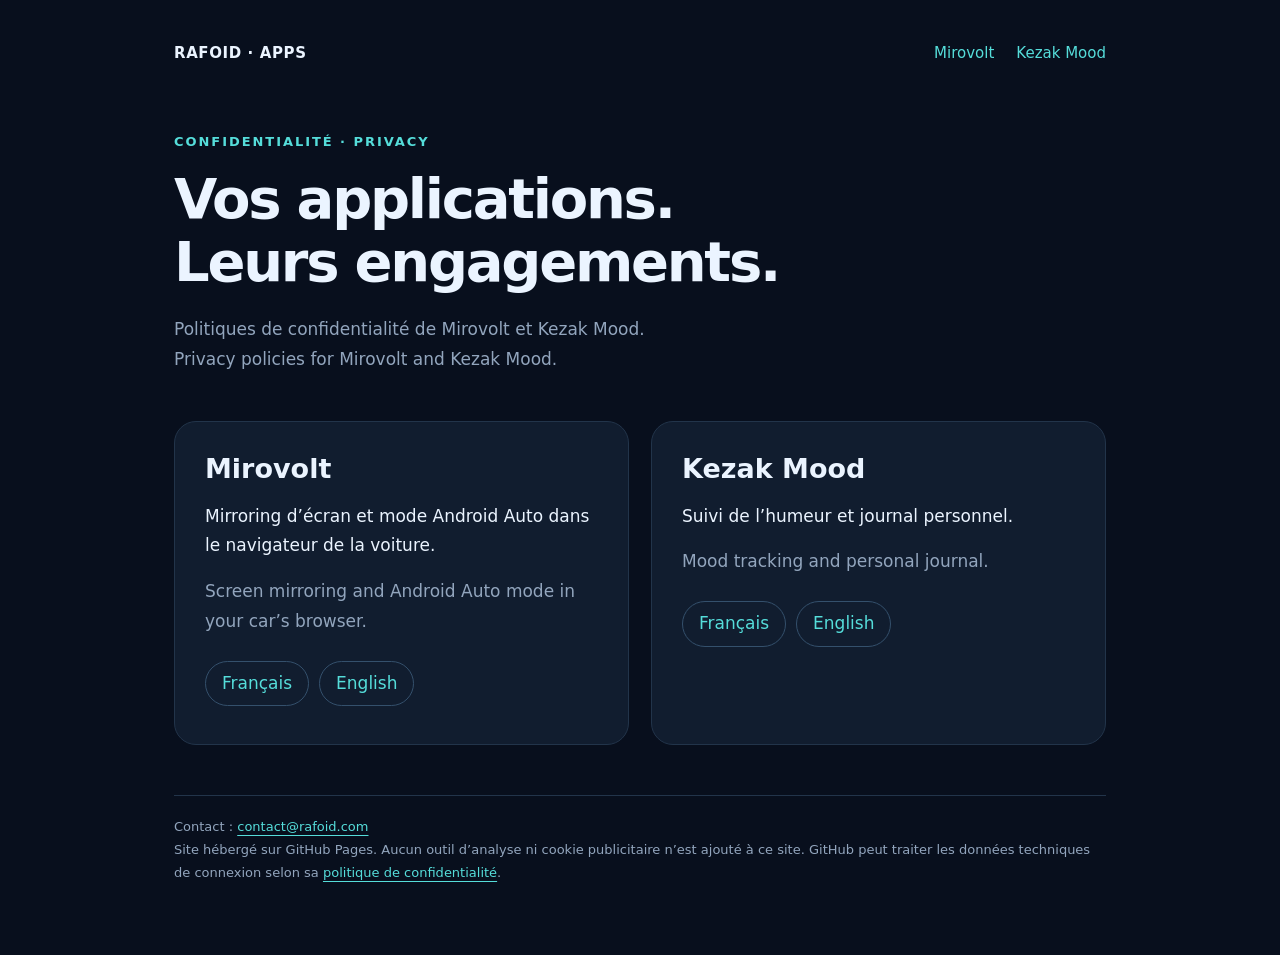
<file: index.html>
<!doctype html><html lang="fr"><head><meta charset="utf-8"><meta name="viewport" content="width=device-width,initial-scale=1"><meta name="description" content="Politiques de confidentialité de Mirovolt et Kezak Mood, en français et en anglais."><meta name="color-scheme" content="dark"><title>Rafoid Apps — Confidentialité / Privacy</title><link rel="stylesheet" href="assets/site.css"></head><body><main class="wrap"><nav aria-label="Navigation"><a class="brand" href="index.html">RAFOID · APPS</a><a href="mirovolt/">Mirovolt</a><a href="kezak-mood/">Kezak Mood</a></nav><header><span class="eyebrow">Confidentialité · Privacy</span><h1>Vos applications.<br>Leurs engagements.</h1><p class="muted">Politiques de confidentialité de Mirovolt et Kezak Mood.<br><span lang="en">Privacy policies for Mirovolt and Kezak Mood.</span></p></header><section class="cards" aria-label="Applications"><article class="card"><h2>Mirovolt</h2><p>Mirroring d’écran et mode Android Auto dans le navigateur de la voiture.</p><p class="muted" lang="en">Screen mirroring and Android Auto mode in your car’s browser.</p><a class="pill" href="mirovolt/#fr">Français</a><a class="pill" href="mirovolt/#en" lang="en">English</a></article><article class="card"><h2>Kezak Mood</h2><p>Suivi de l’humeur et journal personnel.</p><p class="muted" lang="en">Mood tracking and personal journal.</p><a class="pill" href="kezak-mood/#fr">Français</a><a class="pill" href="kezak-mood/#en" lang="en">English</a></article></section><footer>Contact : <a href="mailto:contact@rafoid.com">contact@rafoid.com</a><br>Site hébergé sur GitHub Pages. Aucun outil d’analyse ni cookie publicitaire n’est ajouté à ce site. GitHub peut traiter les données techniques de connexion selon sa <a href="https://docs.github.com/en/site-policy/privacy-policies/github-general-privacy-statement">politique de confidentialité</a>.</footer></main></body></html>
</file>
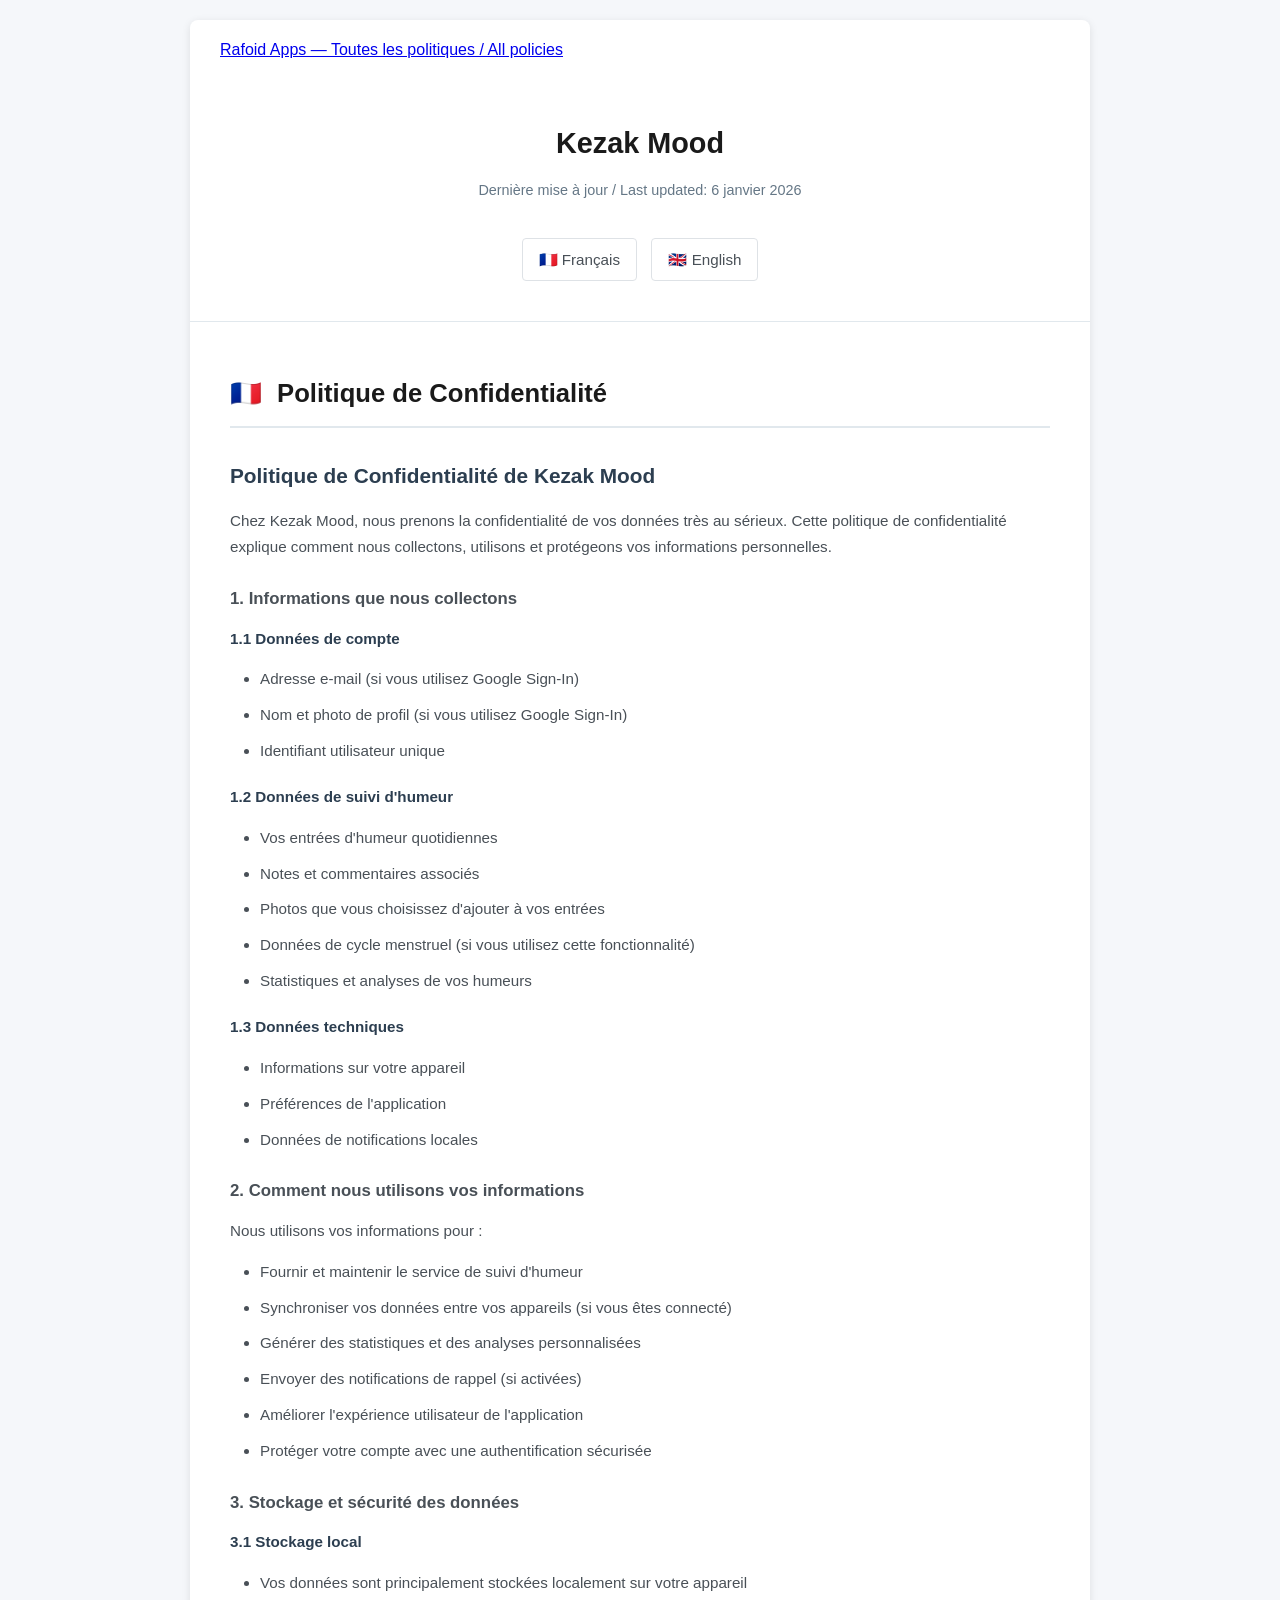
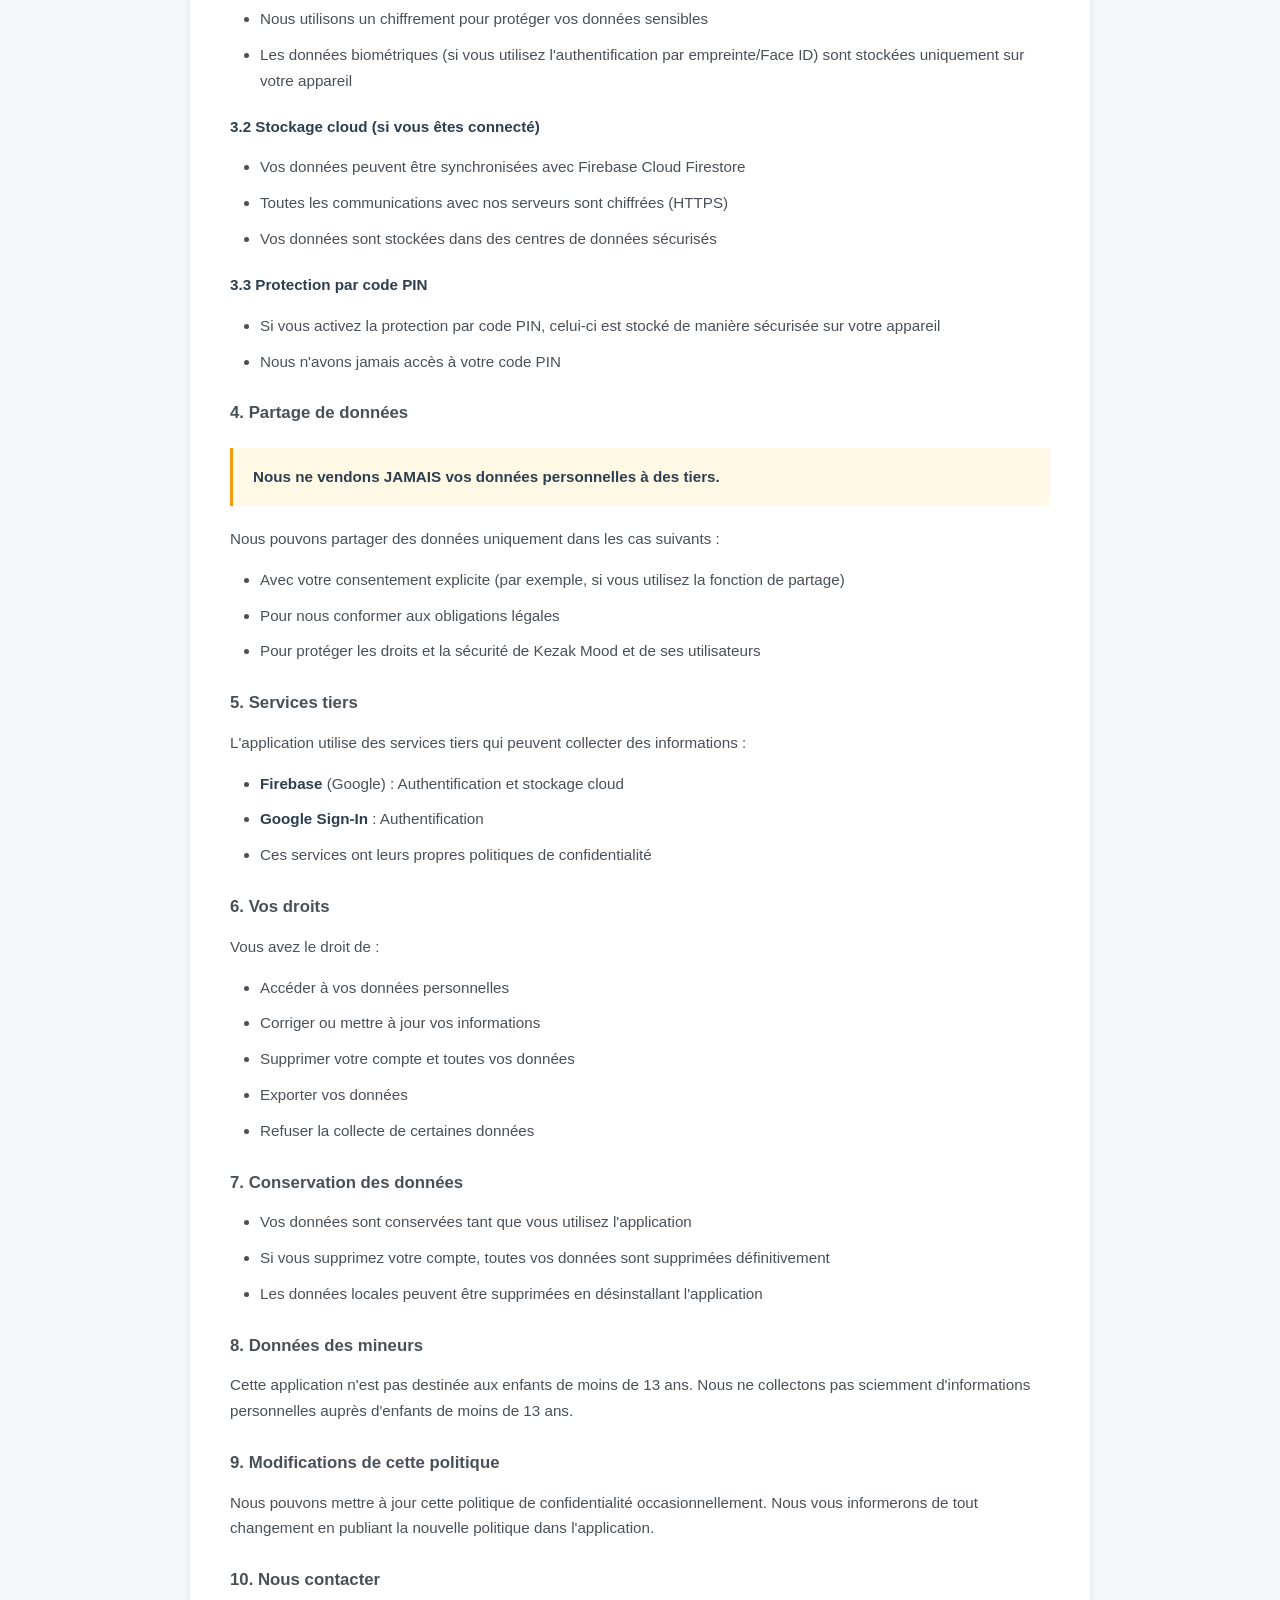
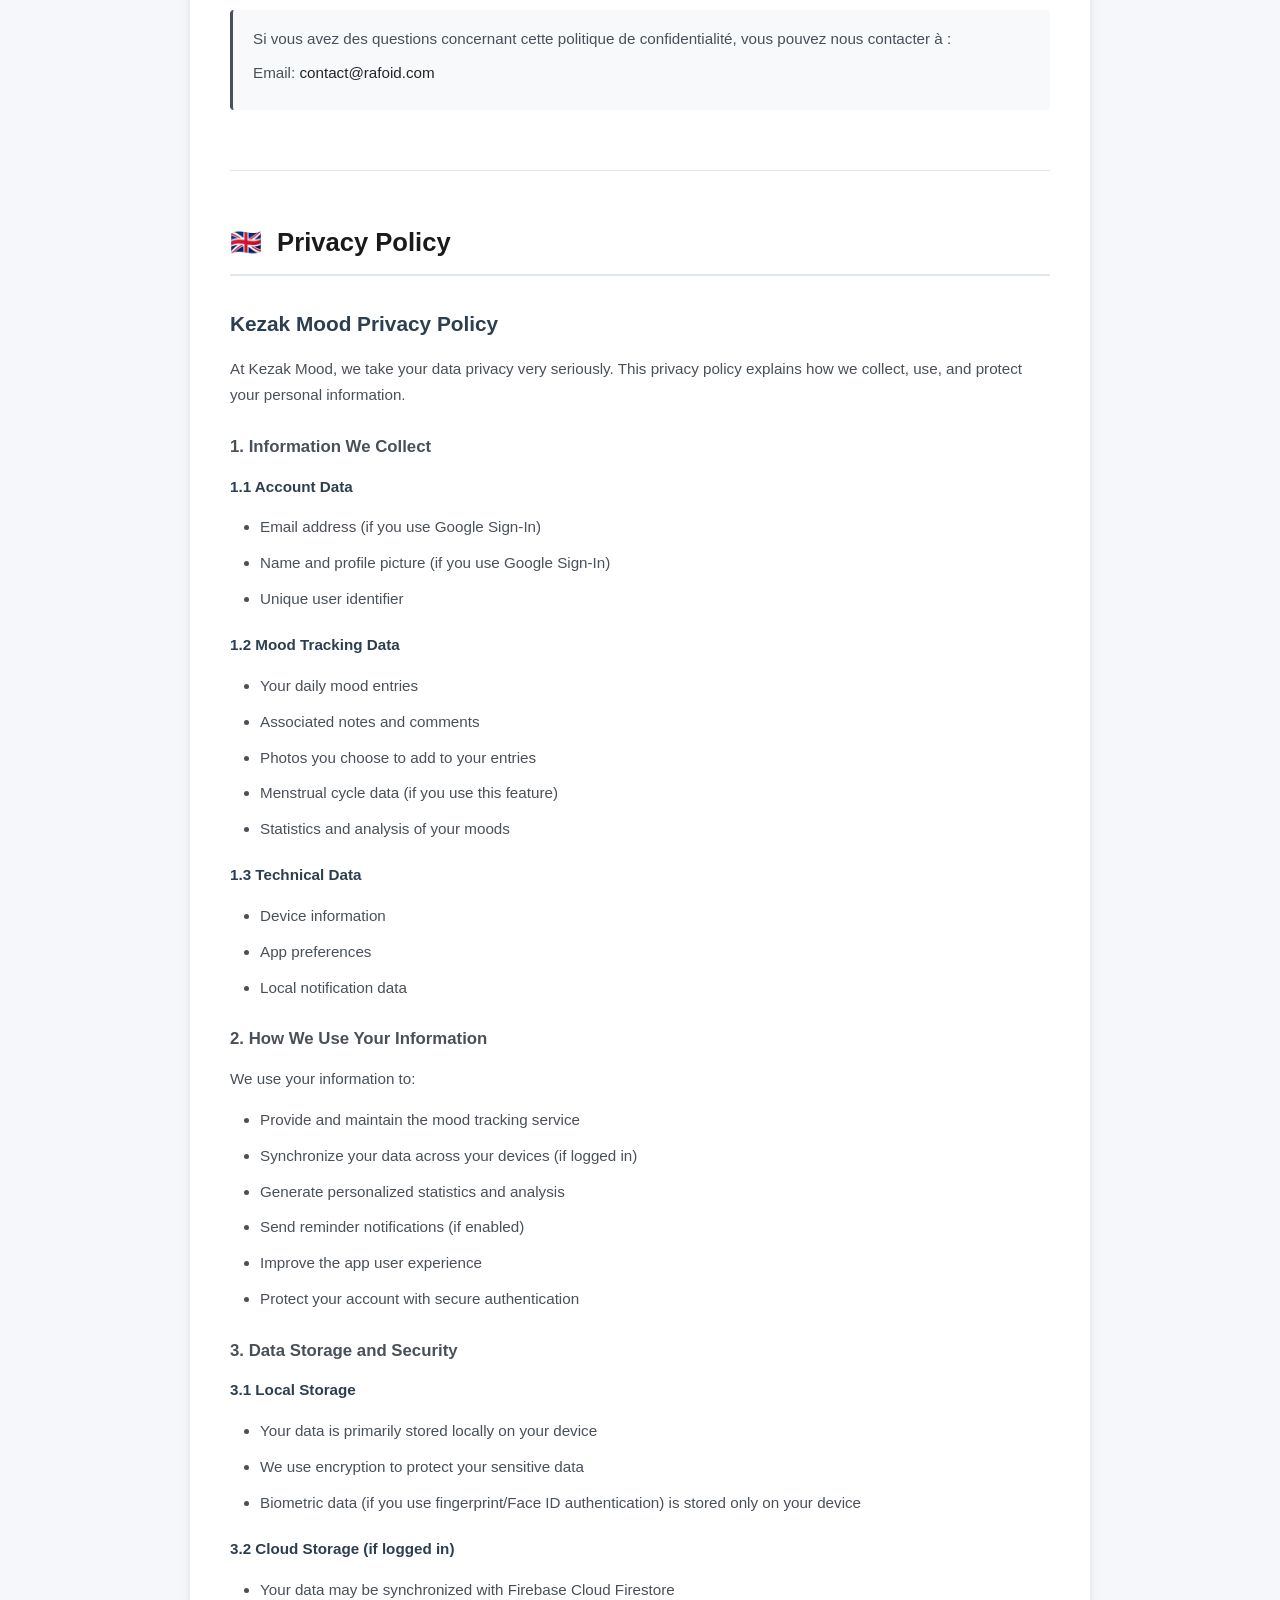
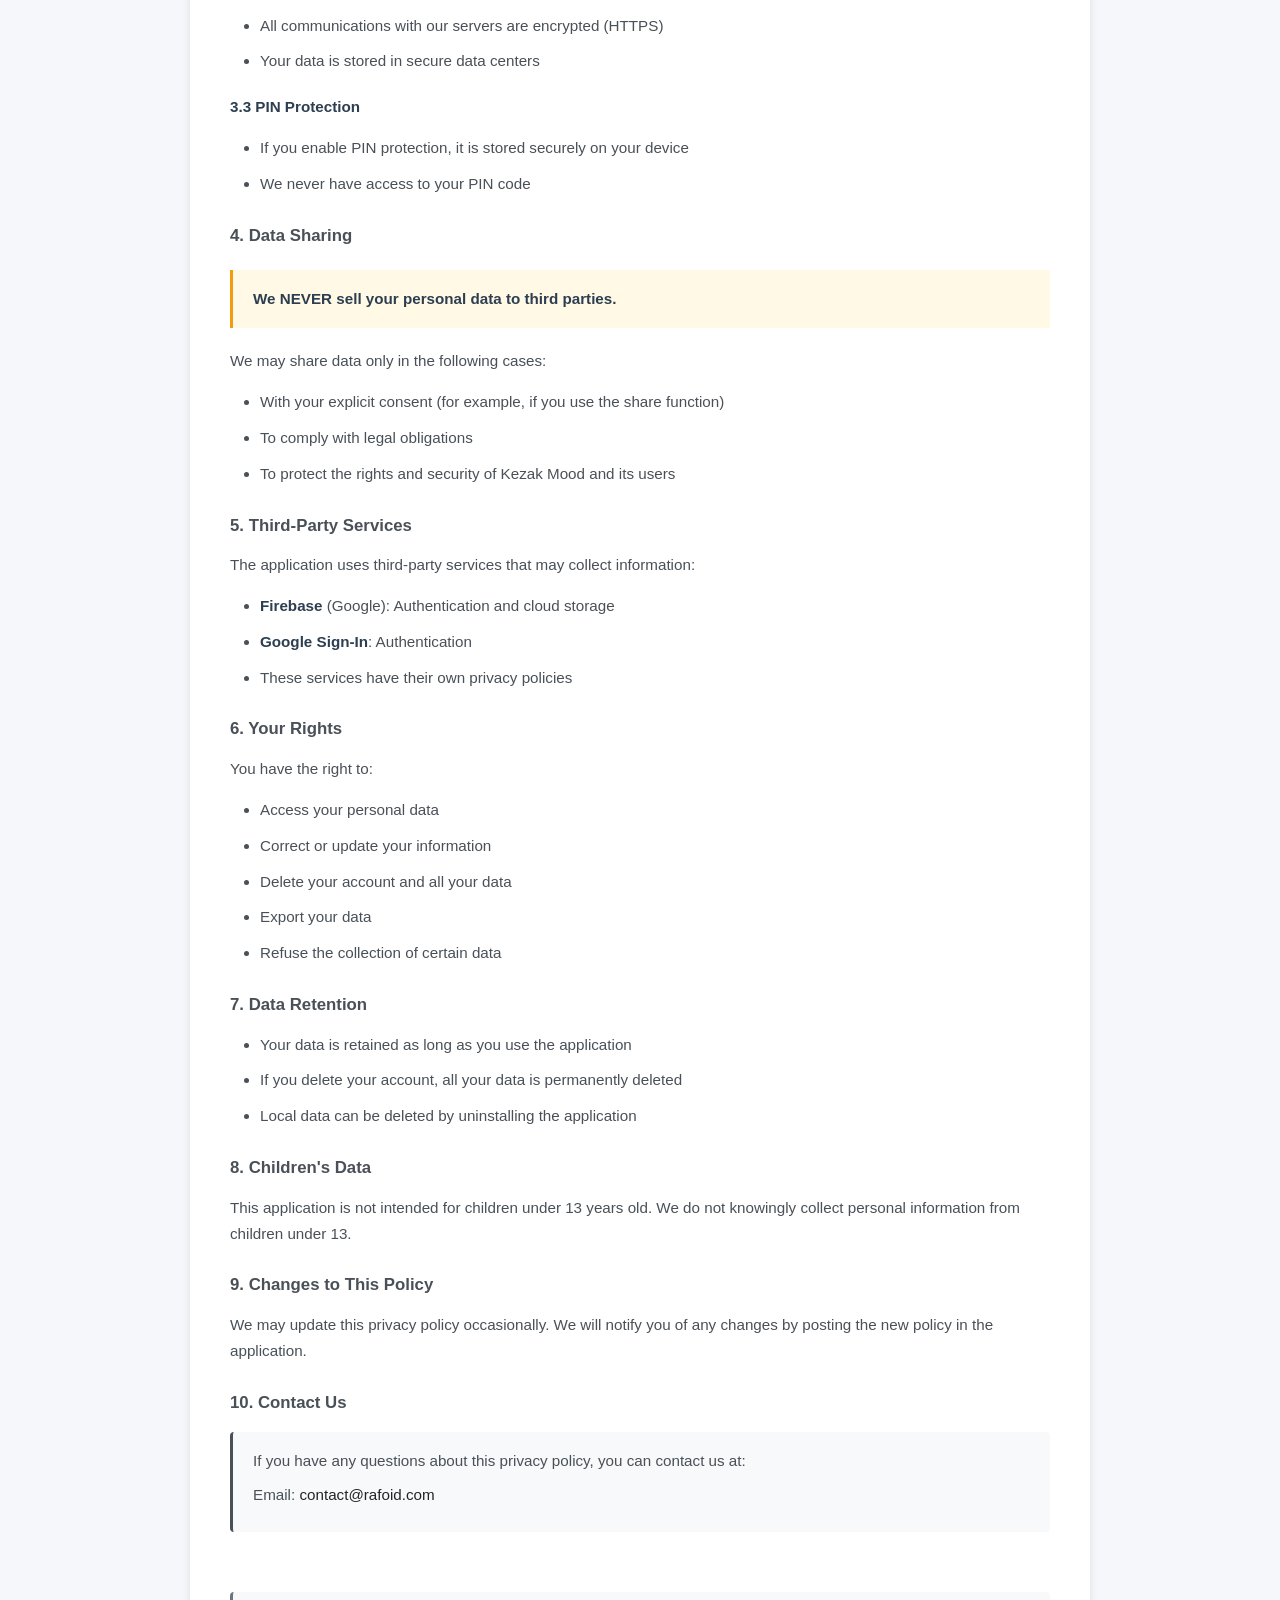
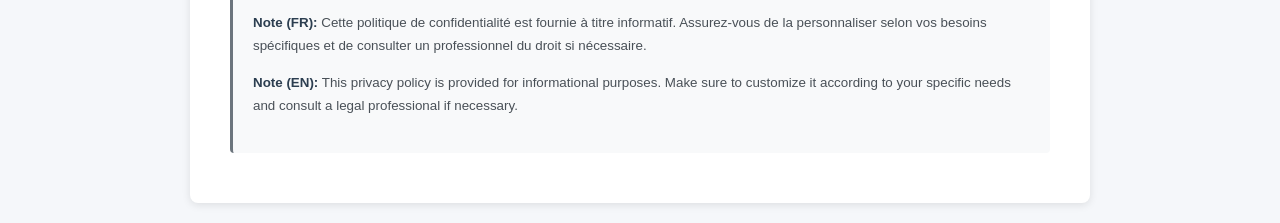
<file: kezak-mood/index.html>
<!DOCTYPE html>
<html lang="fr">
<head>
    <meta charset="UTF-8">
    <meta name="viewport" content="width=device-width, initial-scale=1.0">
    <meta name="description" content="Politique de confidentialité de Kezak Mood - Privacy Policy">
    <title>Kezak Mood - Politique de Confidentialité / Privacy Policy</title>
    <style>
        * {
            margin: 0;
            padding: 0;
            box-sizing: border-box;
        }

        body {
            font-family: -apple-system, BlinkMacSystemFont, 'Segoe UI', Roboto, 'Helvetica Neue', Arial, sans-serif;
            line-height: 1.7;
            color: #2c3e50;
            background: #f5f7fa;
            min-height: 100vh;
            padding: 20px;
        }

        .container {
            max-width: 900px;
            margin: 0 auto;
            background: white;
            border-radius: 8px;
            box-shadow: 0 2px 8px rgba(0, 0, 0, 0.1);
            overflow: hidden;
        }

        .header {
            background: #ffffff;
            color: #2c3e50;
            padding: 40px 30px;
            text-align: center;
            border-bottom: 1px solid #e1e8ed;
        }

        .header h1 {
            font-size: 1.8em;
            margin-bottom: 10px;
            font-weight: 600;
            color: #1a1a1a;
        }

        .header .date {
            font-size: 0.9em;
            color: #657786;
        }

        .language-toggle {
            margin-top: 20px;
            display: inline-block;
        }

        .language-toggle a {
            color: #495057;
            text-decoration: none;
            padding: 8px 16px;
            margin: 0 5px;
            display: inline-block;
            transition: all 0.2s;
            font-weight: 500;
            border: 1px solid #dee2e6;
            border-radius: 4px;
            font-size: 0.95em;
        }

        .language-toggle a:hover {
            background: #f8f9fa;
            border-color: #adb5bd;
        }

        .content {
            padding: 50px 40px;
        }

        .section {
            margin-bottom: 60px;
        }

        .section:last-child {
            margin-bottom: 20px;
        }

        .section-title {
            font-size: 1.6em;
            color: #1a1a1a;
            margin-bottom: 25px;
            font-weight: 600;
            padding-bottom: 10px;
            border-bottom: 2px solid #e1e8ed;
        }

        .flag {
            font-size: 1em;
            margin-right: 8px;
        }

        h3 {
            font-size: 1.3em;
            color: #2c3e50;
            margin: 30px 0 15px 0;
            font-weight: 600;
        }

        h4 {
            font-size: 1.05em;
            color: #495057;
            margin: 25px 0 12px 0;
            font-weight: 600;
        }

        p {
            margin-bottom: 15px;
            color: #495057;
            font-size: 0.95em;
        }

        ul {
            margin: 10px 0 20px 30px;
        }

        li {
            margin-bottom: 10px;
            color: #495057;
            font-size: 0.95em;
        }

        strong {
            color: #2c3e50;
            font-weight: 600;
        }

        .highlight {
            background: #fff9e6;
            padding: 16px 20px;
            border-left: 3px solid #f39c12;
            margin: 20px 0;
            font-size: 0.95em;
        }

        .divider {
            height: 1px;
            background: #e1e8ed;
            margin: 50px 0;
        }

        .note {
            background: #f8f9fa;
            padding: 20px;
            border-radius: 4px;
            margin-top: 30px;
            border-left: 3px solid #6c757d;
            font-size: 0.88em;
            color: #6c757d;
        }

        .contact {
            background: #f8f9fa;
            padding: 16px 20px;
            border-radius: 4px;
            margin: 15px 0;
            border-left: 3px solid #495057;
        }

        .contact p {
            margin-bottom: 8px;
        }

        .contact a {
            color: #212529;
            text-decoration: none;
            font-weight: 500;
        }

        .contact a:hover {
            text-decoration: underline;
        }

        @media (max-width: 768px) {
            body {
                padding: 10px;
            }

            .header {
                padding: 30px 20px;
            }

            .header h1 {
                font-size: 1.5em;
            }

            .content {
                padding: 30px 20px;
            }

            .section-title {
                font-size: 1.4em;
            }

            h3 {
                font-size: 1.15em;
            }

            ul {
                margin-left: 20px;
            }
        }
    </style>
</head>
<body>
    <div class="container"><nav style="padding:16px 30px"><a href="../">Rafoid Apps — Toutes les politiques / All policies</a></nav>
        <div class="header">
            <h1>Kezak Mood</h1>
            <p class="date">Dernière mise à jour / Last updated: 6 janvier 2026</p>
            <div class="language-toggle">
                <a href="#fr">🇫🇷 Français</a>
                <a href="#en">🇬🇧 English</a>
            </div>
        </div>

        <div class="content">
            <!-- Section Française -->
            <div class="section" id="fr">
                <h2 class="section-title"><span class="flag">🇫🇷</span> Politique de Confidentialité</h2>

                <h3>Politique de Confidentialité de Kezak Mood</h3>
                <p>Chez Kezak Mood, nous prenons la confidentialité de vos données très au sérieux. Cette politique de confidentialité explique comment nous collectons, utilisons et protégeons vos informations personnelles.</p>

                <h4>1. Informations que nous collectons</h4>

                <p><strong>1.1 Données de compte</strong></p>
                <ul>
                    <li>Adresse e-mail (si vous utilisez Google Sign-In)</li>
                    <li>Nom et photo de profil (si vous utilisez Google Sign-In)</li>
                    <li>Identifiant utilisateur unique</li>
                </ul>

                <p><strong>1.2 Données de suivi d'humeur</strong></p>
                <ul>
                    <li>Vos entrées d'humeur quotidiennes</li>
                    <li>Notes et commentaires associés</li>
                    <li>Photos que vous choisissez d'ajouter à vos entrées</li>
                    <li>Données de cycle menstruel (si vous utilisez cette fonctionnalité)</li>
                    <li>Statistiques et analyses de vos humeurs</li>
                </ul>

                <p><strong>1.3 Données techniques</strong></p>
                <ul>
                    <li>Informations sur votre appareil</li>
                    <li>Préférences de l'application</li>
                    <li>Données de notifications locales</li>
                </ul>

                <h4>2. Comment nous utilisons vos informations</h4>
                <p>Nous utilisons vos informations pour :</p>
                <ul>
                    <li>Fournir et maintenir le service de suivi d'humeur</li>
                    <li>Synchroniser vos données entre vos appareils (si vous êtes connecté)</li>
                    <li>Générer des statistiques et des analyses personnalisées</li>
                    <li>Envoyer des notifications de rappel (si activées)</li>
                    <li>Améliorer l'expérience utilisateur de l'application</li>
                    <li>Protéger votre compte avec une authentification sécurisée</li>
                </ul>

                <h4>3. Stockage et sécurité des données</h4>

                <p><strong>3.1 Stockage local</strong></p>
                <ul>
                    <li>Vos données sont principalement stockées localement sur votre appareil</li>
                    <li>Nous utilisons un chiffrement pour protéger vos données sensibles</li>
                    <li>Les données biométriques (si vous utilisez l'authentification par empreinte/Face ID) sont stockées uniquement sur votre appareil</li>
                </ul>

                <p><strong>3.2 Stockage cloud (si vous êtes connecté)</strong></p>
                <ul>
                    <li>Vos données peuvent être synchronisées avec Firebase Cloud Firestore</li>
                    <li>Toutes les communications avec nos serveurs sont chiffrées (HTTPS)</li>
                    <li>Vos données sont stockées dans des centres de données sécurisés</li>
                </ul>

                <p><strong>3.3 Protection par code PIN</strong></p>
                <ul>
                    <li>Si vous activez la protection par code PIN, celui-ci est stocké de manière sécurisée sur votre appareil</li>
                    <li>Nous n'avons jamais accès à votre code PIN</li>
                </ul>

                <h4>4. Partage de données</h4>
                <div class="highlight">
                    <strong>Nous ne vendons JAMAIS vos données personnelles à des tiers.</strong>
                </div>
                <p>Nous pouvons partager des données uniquement dans les cas suivants :</p>
                <ul>
                    <li>Avec votre consentement explicite (par exemple, si vous utilisez la fonction de partage)</li>
                    <li>Pour nous conformer aux obligations légales</li>
                    <li>Pour protéger les droits et la sécurité de Kezak Mood et de ses utilisateurs</li>
                </ul>

                <h4>5. Services tiers</h4>
                <p>L'application utilise des services tiers qui peuvent collecter des informations :</p>
                <ul>
                    <li><strong>Firebase</strong> (Google) : Authentification et stockage cloud</li>
                    <li><strong>Google Sign-In</strong> : Authentification</li>
                    <li>Ces services ont leurs propres politiques de confidentialité</li>
                </ul>

                <h4>6. Vos droits</h4>
                <p>Vous avez le droit de :</p>
                <ul>
                    <li>Accéder à vos données personnelles</li>
                    <li>Corriger ou mettre à jour vos informations</li>
                    <li>Supprimer votre compte et toutes vos données</li>
                    <li>Exporter vos données</li>
                    <li>Refuser la collecte de certaines données</li>
                </ul>

                <h4>7. Conservation des données</h4>
                <ul>
                    <li>Vos données sont conservées tant que vous utilisez l'application</li>
                    <li>Si vous supprimez votre compte, toutes vos données sont supprimées définitivement</li>
                    <li>Les données locales peuvent être supprimées en désinstallant l'application</li>
                </ul>

                <h4>8. Données des mineurs</h4>
                <p>Cette application n'est pas destinée aux enfants de moins de 13 ans. Nous ne collectons pas sciemment d'informations personnelles auprès d'enfants de moins de 13 ans.</p>

                <h4>9. Modifications de cette politique</h4>
                <p>Nous pouvons mettre à jour cette politique de confidentialité occasionnellement. Nous vous informerons de tout changement en publiant la nouvelle politique dans l'application.</p>

                <h4>10. Nous contacter</h4>
                <div class="contact">
                    <p>Si vous avez des questions concernant cette politique de confidentialité, vous pouvez nous contacter à :</p>
                    <p>Email: <a href="mailto:contact@rafoid.com">contact@rafoid.com</a></p>
                </div>
            </div>

            <div class="divider"></div>

            <!-- English Section -->
            <div class="section" id="en">
                <h2 class="section-title"><span class="flag">🇬🇧</span> Privacy Policy</h2>

                <h3>Kezak Mood Privacy Policy</h3>
                <p>At Kezak Mood, we take your data privacy very seriously. This privacy policy explains how we collect, use, and protect your personal information.</p>

                <h4>1. Information We Collect</h4>

                <p><strong>1.1 Account Data</strong></p>
                <ul>
                    <li>Email address (if you use Google Sign-In)</li>
                    <li>Name and profile picture (if you use Google Sign-In)</li>
                    <li>Unique user identifier</li>
                </ul>

                <p><strong>1.2 Mood Tracking Data</strong></p>
                <ul>
                    <li>Your daily mood entries</li>
                    <li>Associated notes and comments</li>
                    <li>Photos you choose to add to your entries</li>
                    <li>Menstrual cycle data (if you use this feature)</li>
                    <li>Statistics and analysis of your moods</li>
                </ul>

                <p><strong>1.3 Technical Data</strong></p>
                <ul>
                    <li>Device information</li>
                    <li>App preferences</li>
                    <li>Local notification data</li>
                </ul>

                <h4>2. How We Use Your Information</h4>
                <p>We use your information to:</p>
                <ul>
                    <li>Provide and maintain the mood tracking service</li>
                    <li>Synchronize your data across your devices (if logged in)</li>
                    <li>Generate personalized statistics and analysis</li>
                    <li>Send reminder notifications (if enabled)</li>
                    <li>Improve the app user experience</li>
                    <li>Protect your account with secure authentication</li>
                </ul>

                <h4>3. Data Storage and Security</h4>

                <p><strong>3.1 Local Storage</strong></p>
                <ul>
                    <li>Your data is primarily stored locally on your device</li>
                    <li>We use encryption to protect your sensitive data</li>
                    <li>Biometric data (if you use fingerprint/Face ID authentication) is stored only on your device</li>
                </ul>

                <p><strong>3.2 Cloud Storage (if logged in)</strong></p>
                <ul>
                    <li>Your data may be synchronized with Firebase Cloud Firestore</li>
                    <li>All communications with our servers are encrypted (HTTPS)</li>
                    <li>Your data is stored in secure data centers</li>
                </ul>

                <p><strong>3.3 PIN Protection</strong></p>
                <ul>
                    <li>If you enable PIN protection, it is stored securely on your device</li>
                    <li>We never have access to your PIN code</li>
                </ul>

                <h4>4. Data Sharing</h4>
                <div class="highlight">
                    <strong>We NEVER sell your personal data to third parties.</strong>
                </div>
                <p>We may share data only in the following cases:</p>
                <ul>
                    <li>With your explicit consent (for example, if you use the share function)</li>
                    <li>To comply with legal obligations</li>
                    <li>To protect the rights and security of Kezak Mood and its users</li>
                </ul>

                <h4>5. Third-Party Services</h4>
                <p>The application uses third-party services that may collect information:</p>
                <ul>
                    <li><strong>Firebase</strong> (Google): Authentication and cloud storage</li>
                    <li><strong>Google Sign-In</strong>: Authentication</li>
                    <li>These services have their own privacy policies</li>
                </ul>

                <h4>6. Your Rights</h4>
                <p>You have the right to:</p>
                <ul>
                    <li>Access your personal data</li>
                    <li>Correct or update your information</li>
                    <li>Delete your account and all your data</li>
                    <li>Export your data</li>
                    <li>Refuse the collection of certain data</li>
                </ul>

                <h4>7. Data Retention</h4>
                <ul>
                    <li>Your data is retained as long as you use the application</li>
                    <li>If you delete your account, all your data is permanently deleted</li>
                    <li>Local data can be deleted by uninstalling the application</li>
                </ul>

                <h4>8. Children's Data</h4>
                <p>This application is not intended for children under 13 years old. We do not knowingly collect personal information from children under 13.</p>

                <h4>9. Changes to This Policy</h4>
                <p>We may update this privacy policy occasionally. We will notify you of any changes by posting the new policy in the application.</p>

                <h4>10. Contact Us</h4>
                <div class="contact">
                    <p>If you have any questions about this privacy policy, you can contact us at:</p>
                    <p>Email: <a href="mailto:contact@rafoid.com">contact@rafoid.com</a></p>
                </div>
            </div>

            <div class="note">
                <p><strong>Note (FR):</strong> Cette politique de confidentialité est fournie à titre informatif. Assurez-vous de la personnaliser selon vos besoins spécifiques et de consulter un professionnel du droit si nécessaire.</p>
                <p><strong>Note (EN):</strong> This privacy policy is provided for informational purposes. Make sure to customize it according to your specific needs and consult a legal professional if necessary.</p>
            </div>
        </div>
    </div>
</body>
</html>
</file>
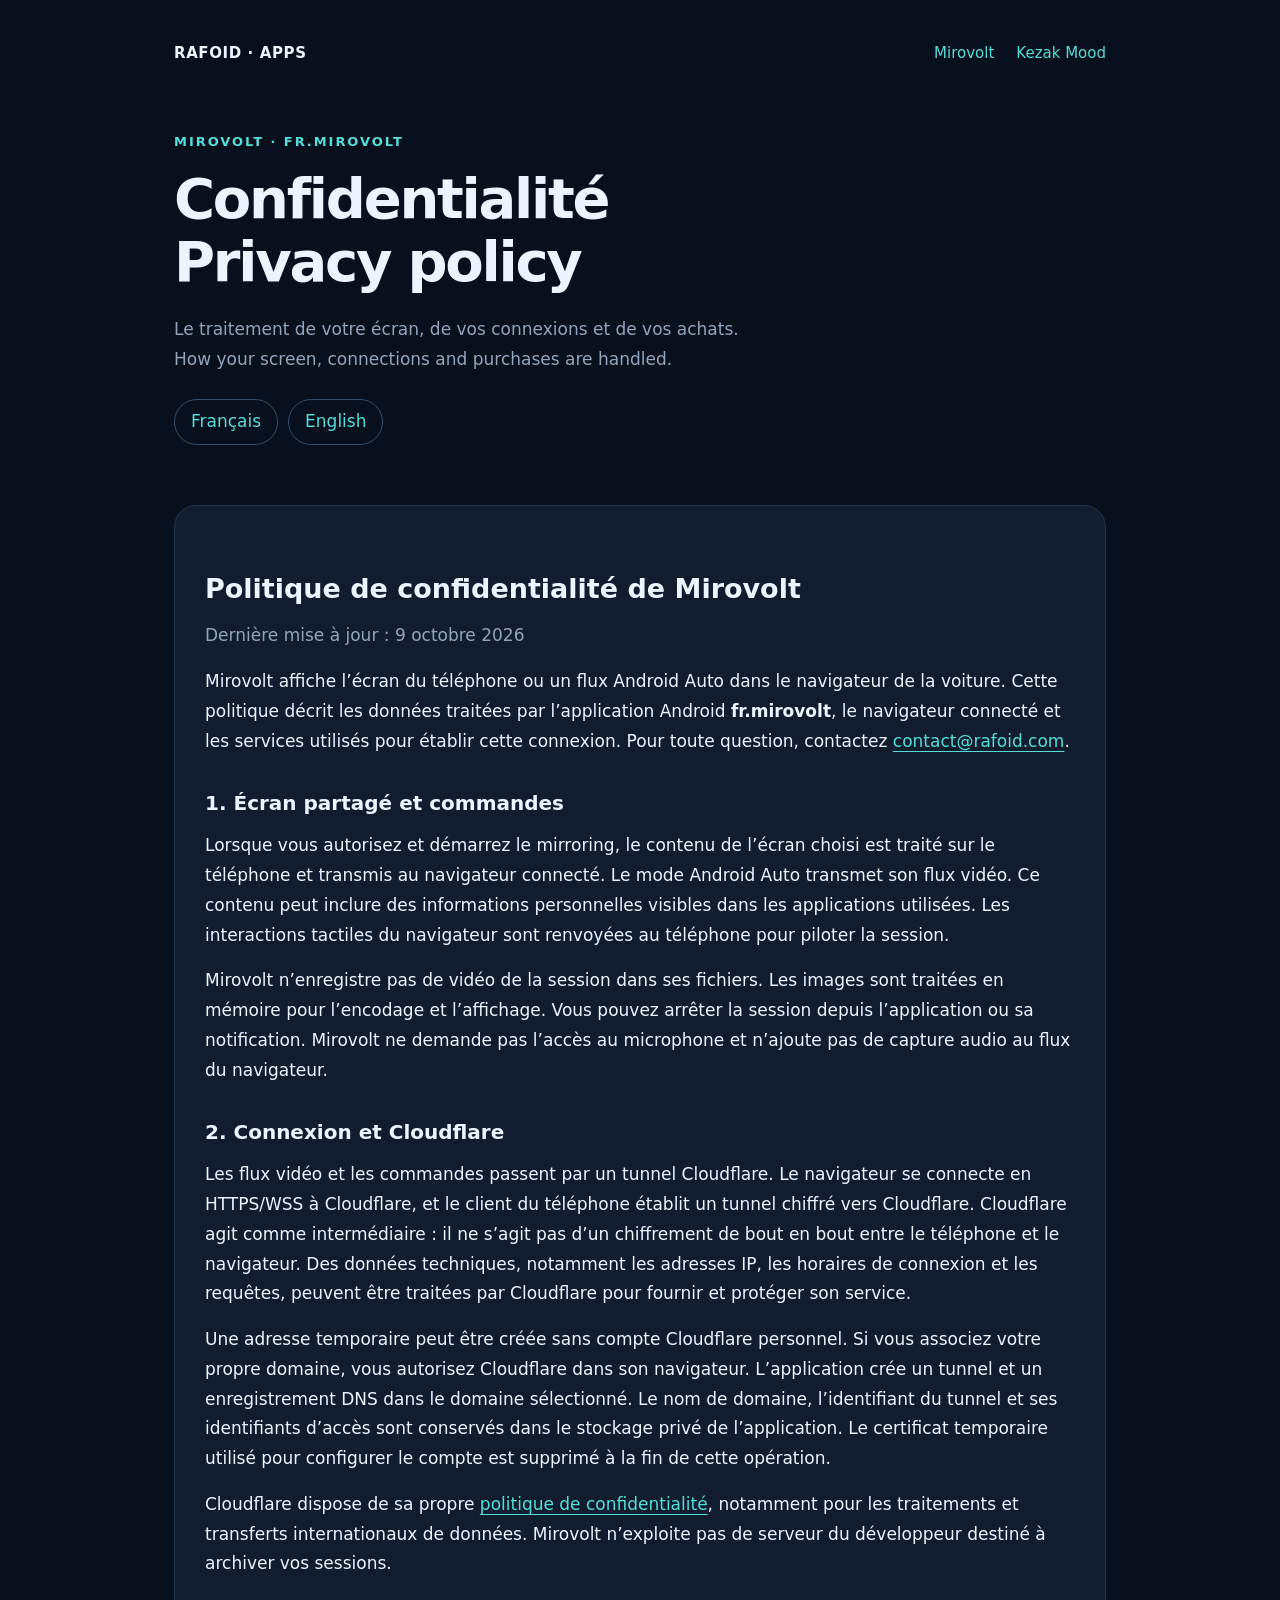
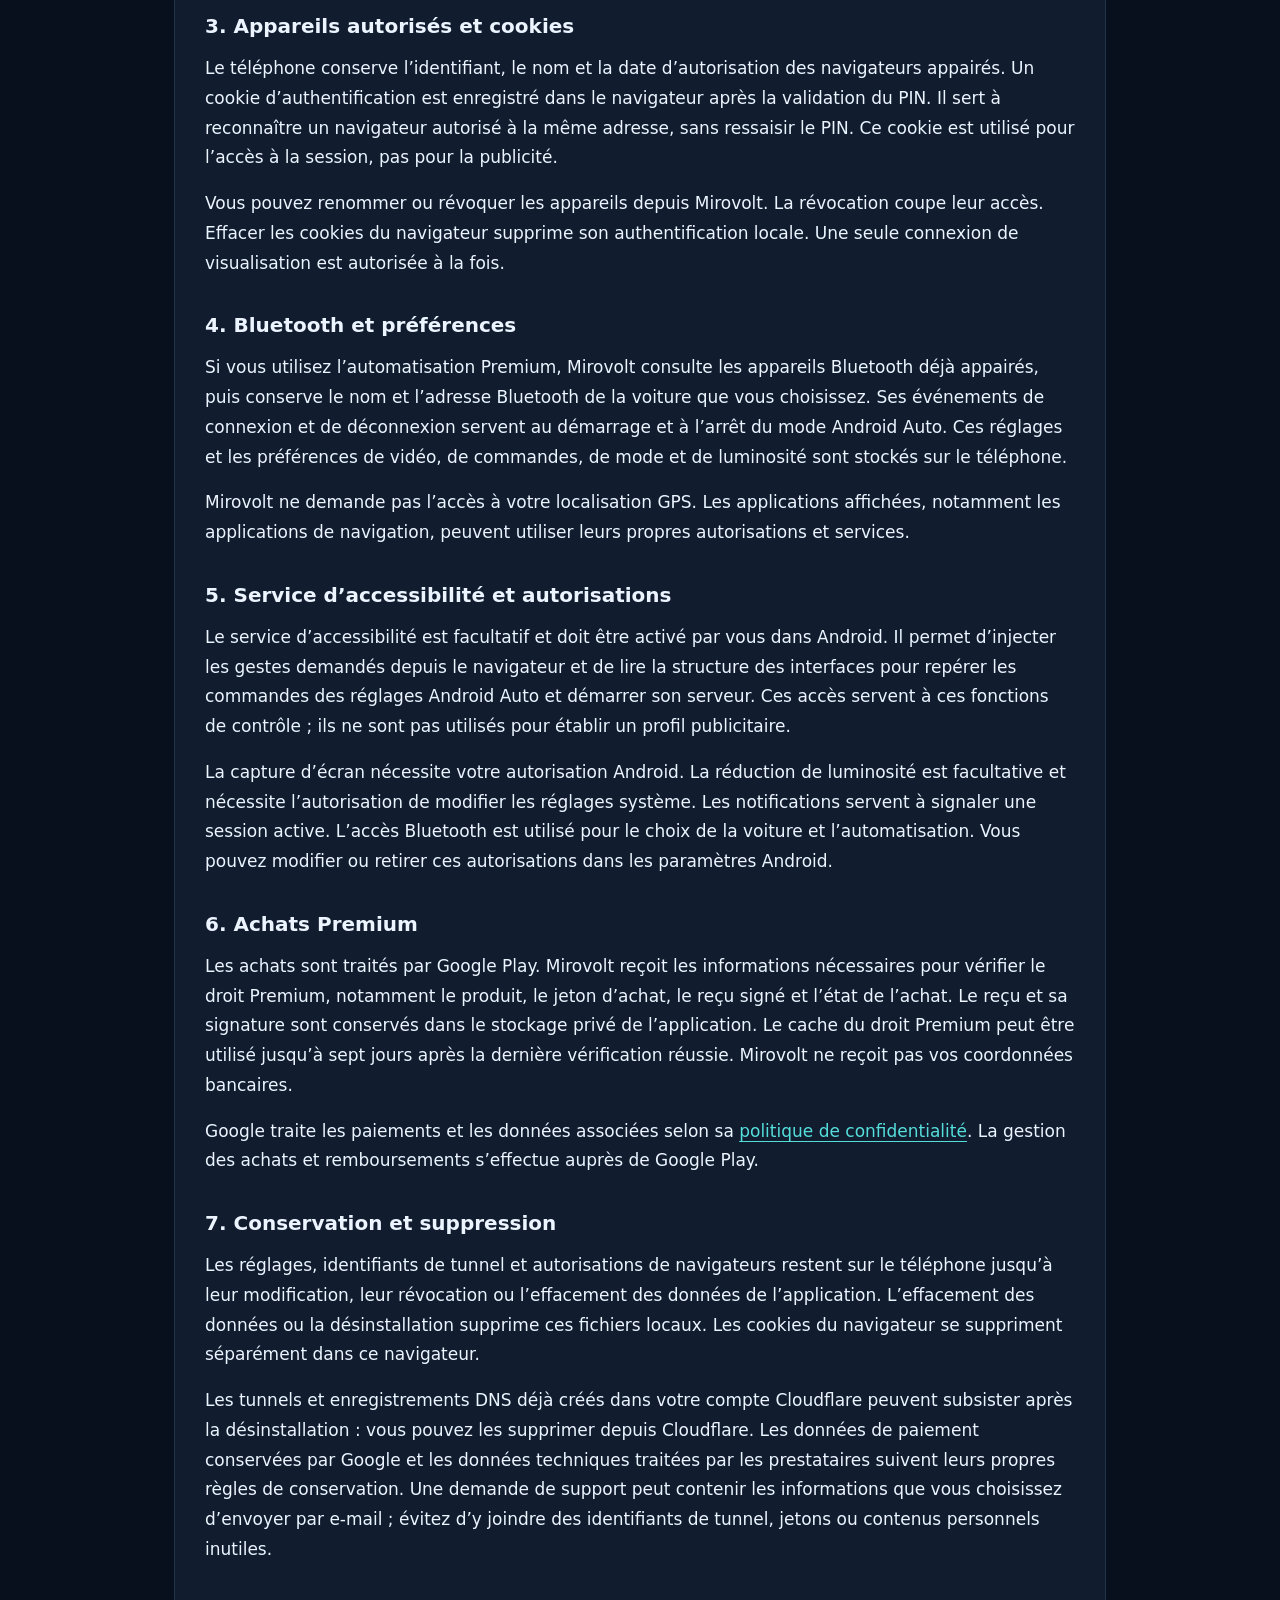
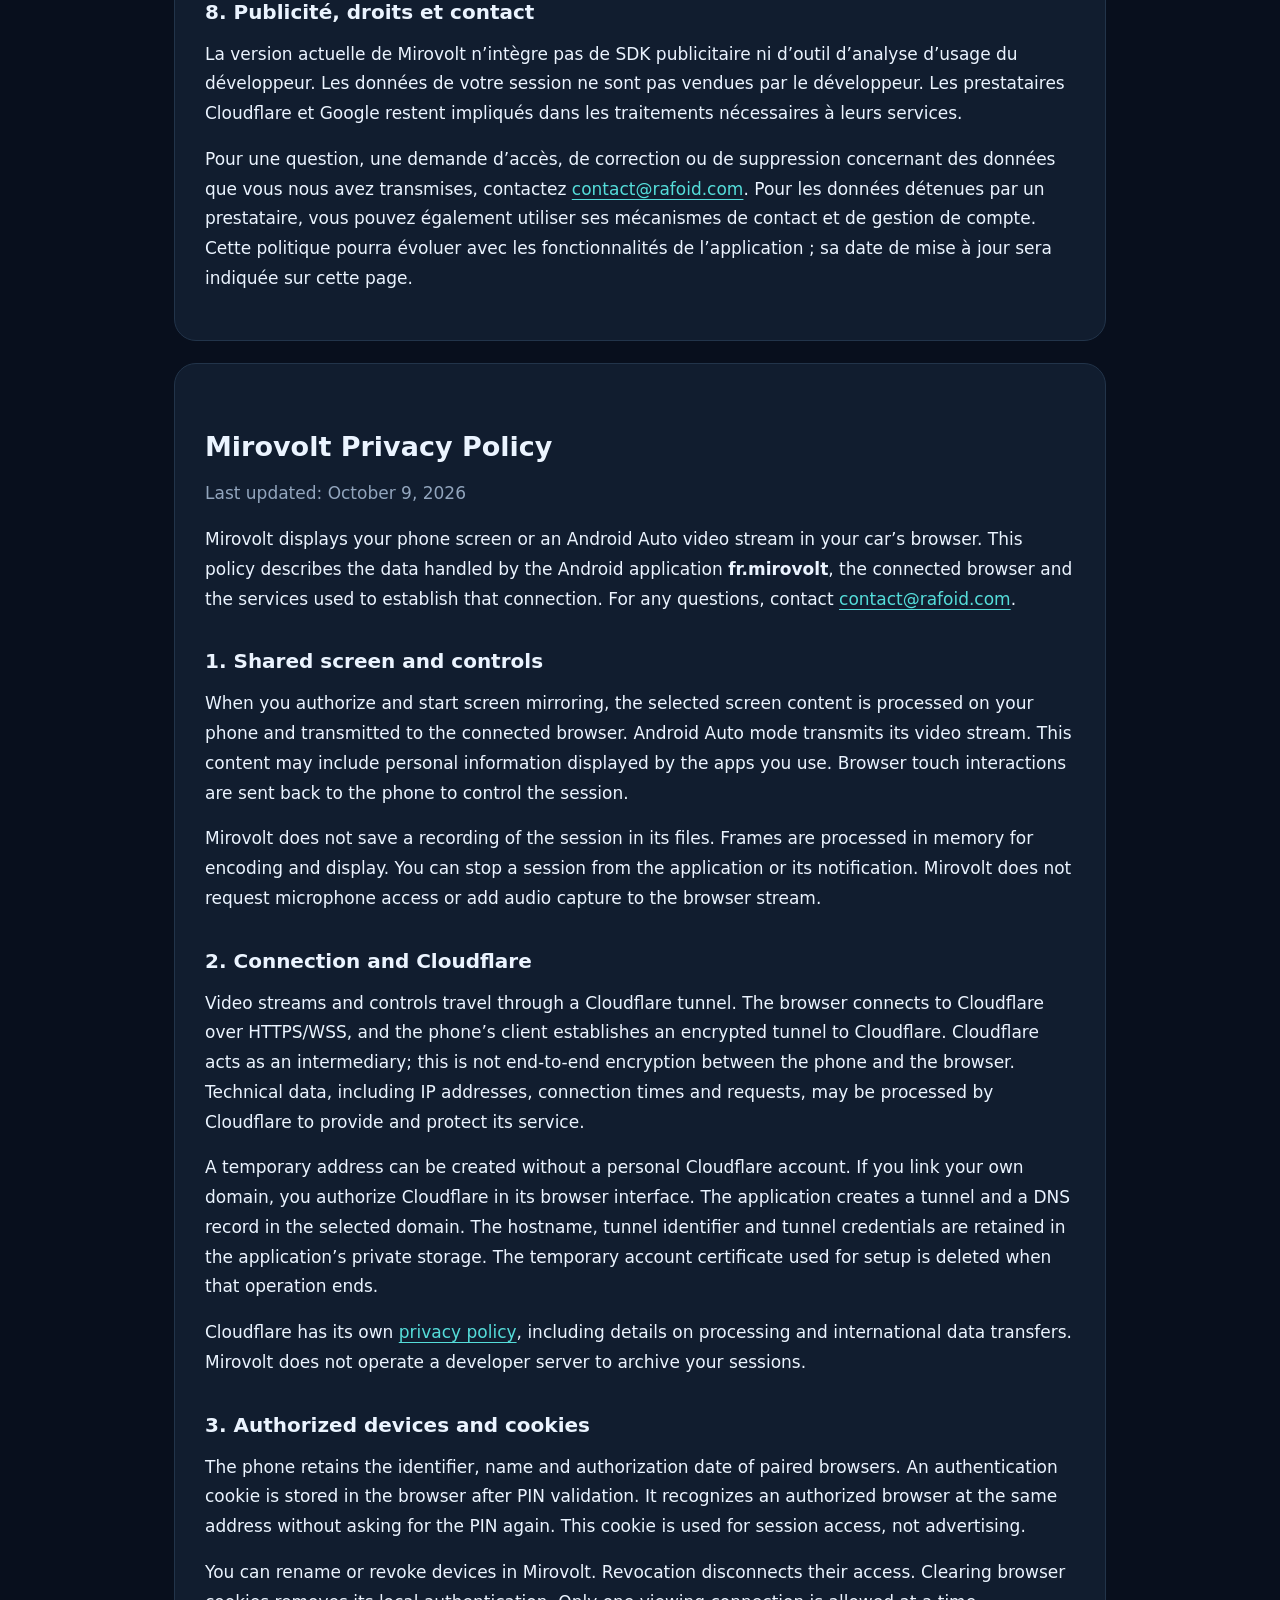
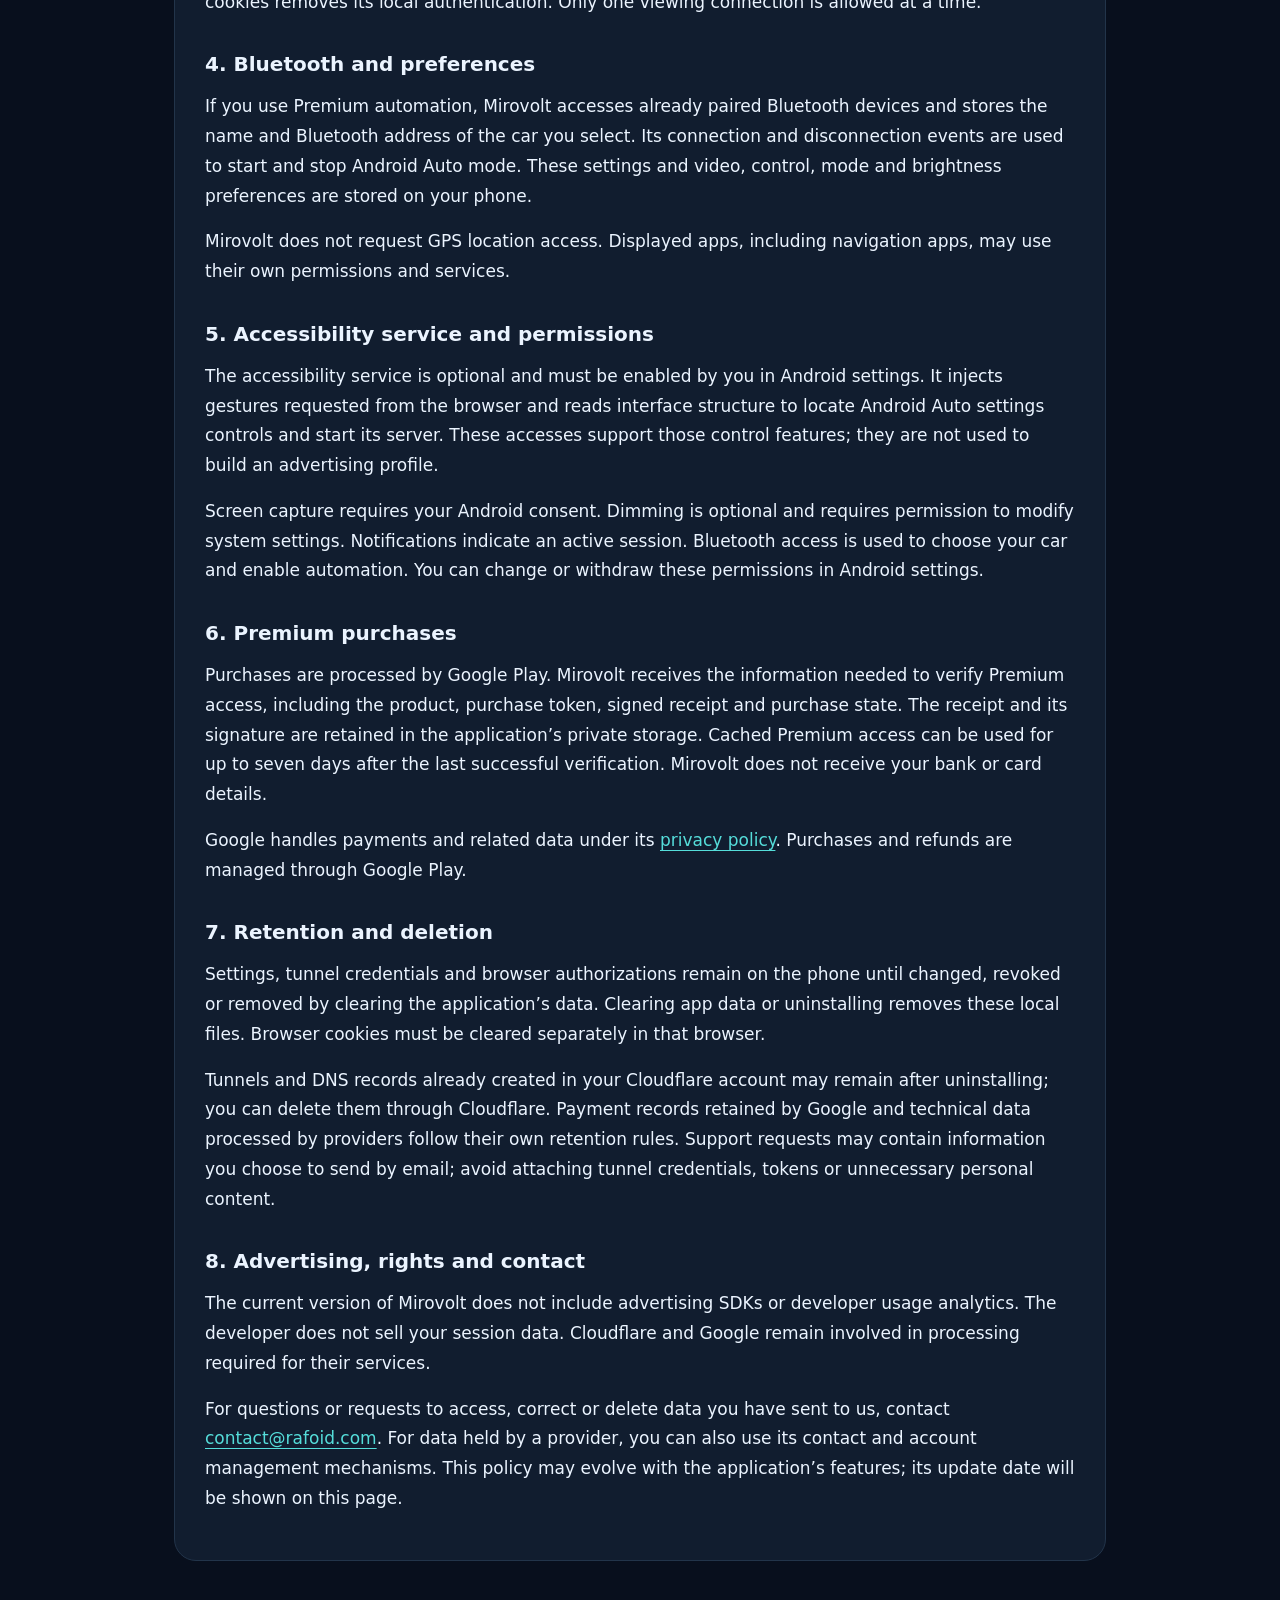
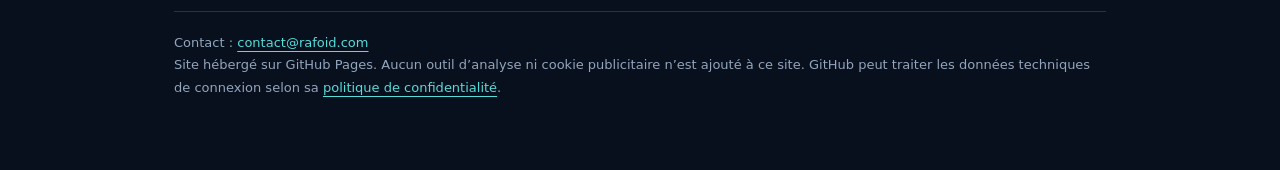
<file: mirovolt/index.html>
<!doctype html><html lang="fr"><head><meta charset="utf-8"><meta name="viewport" content="width=device-width,initial-scale=1"><meta name="description" content="Politique de confidentialité de Mirovolt : mirroring, Cloudflare, Bluetooth, accessibilité et achats Google Play."><meta name="color-scheme" content="dark"><title>Mirovolt — Politique de confidentialité / Privacy Policy</title><link rel="stylesheet" href="../assets/site.css"></head><body><main class="wrap"><nav aria-label="Navigation"><a class="brand" href="../index.html">RAFOID · APPS</a><a href="../mirovolt/">Mirovolt</a><a href="../kezak-mood/">Kezak Mood</a></nav><header><span class="eyebrow">Mirovolt · fr.mirovolt</span><h1>Confidentialité<br><span lang="en">Privacy policy</span></h1><p class="muted">Le traitement de votre écran, de vos connexions et de vos achats.<br><span lang="en">How your screen, connections and purchases are handled.</span></p><a class="pill" href="#fr">Français</a><a class="pill" href="#en" lang="en">English</a></header><section id="fr" class="policy card" lang="fr"><h2>Politique de confidentialité de Mirovolt</h2><p class="date">Dernière mise à jour : 9 octobre 2026</p><p>Mirovolt affiche l’écran du téléphone ou un flux Android Auto dans le navigateur de la voiture. Cette politique décrit les données traitées par l’application Android <strong>fr.mirovolt</strong>, le navigateur connecté et les services utilisés pour établir cette connexion. Pour toute question, contactez <a href="mailto:contact@rafoid.com">contact@rafoid.com</a>.</p>
<h3>1. Écran partagé et commandes</h3><p>Lorsque vous autorisez et démarrez le mirroring, le contenu de l’écran choisi est traité sur le téléphone et transmis au navigateur connecté. Le mode Android Auto transmet son flux vidéo. Ce contenu peut inclure des informations personnelles visibles dans les applications utilisées. Les interactions tactiles du navigateur sont renvoyées au téléphone pour piloter la session.</p><p>Mirovolt n’enregistre pas de vidéo de la session dans ses fichiers. Les images sont traitées en mémoire pour l’encodage et l’affichage. Vous pouvez arrêter la session depuis l’application ou sa notification. Mirovolt ne demande pas l’accès au microphone et n’ajoute pas de capture audio au flux du navigateur.</p>
<h3>2. Connexion et Cloudflare</h3><p>Les flux vidéo et les commandes passent par un tunnel Cloudflare. Le navigateur se connecte en HTTPS/WSS à Cloudflare, et le client du téléphone établit un tunnel chiffré vers Cloudflare. Cloudflare agit comme intermédiaire : il ne s’agit pas d’un chiffrement de bout en bout entre le téléphone et le navigateur. Des données techniques, notamment les adresses IP, les horaires de connexion et les requêtes, peuvent être traitées par Cloudflare pour fournir et protéger son service.</p><p>Une adresse temporaire peut être créée sans compte Cloudflare personnel. Si vous associez votre propre domaine, vous autorisez Cloudflare dans son navigateur. L’application crée un tunnel et un enregistrement DNS dans le domaine sélectionné. Le nom de domaine, l’identifiant du tunnel et ses identifiants d’accès sont conservés dans le stockage privé de l’application. Le certificat temporaire utilisé pour configurer le compte est supprimé à la fin de cette opération.</p><p>Cloudflare dispose de sa propre <a href="https://www.cloudflare.com/privacypolicy/">politique de confidentialité</a>, notamment pour les traitements et transferts internationaux de données. Mirovolt n’exploite pas de serveur du développeur destiné à archiver vos sessions.</p>
<h3>3. Appareils autorisés et cookies</h3><p>Le téléphone conserve l’identifiant, le nom et la date d’autorisation des navigateurs appairés. Un cookie d’authentification est enregistré dans le navigateur après la validation du PIN. Il sert à reconnaître un navigateur autorisé à la même adresse, sans ressaisir le PIN. Ce cookie est utilisé pour l’accès à la session, pas pour la publicité.</p><p>Vous pouvez renommer ou révoquer les appareils depuis Mirovolt. La révocation coupe leur accès. Effacer les cookies du navigateur supprime son authentification locale. Une seule connexion de visualisation est autorisée à la fois.</p>
<h3>4. Bluetooth et préférences</h3><p>Si vous utilisez l’automatisation Premium, Mirovolt consulte les appareils Bluetooth déjà appairés, puis conserve le nom et l’adresse Bluetooth de la voiture que vous choisissez. Ses événements de connexion et de déconnexion servent au démarrage et à l’arrêt du mode Android Auto. Ces réglages et les préférences de vidéo, de commandes, de mode et de luminosité sont stockés sur le téléphone.</p><p>Mirovolt ne demande pas l’accès à votre localisation GPS. Les applications affichées, notamment les applications de navigation, peuvent utiliser leurs propres autorisations et services.</p>
<h3>5. Service d’accessibilité et autorisations</h3><p>Le service d’accessibilité est facultatif et doit être activé par vous dans Android. Il permet d’injecter les gestes demandés depuis le navigateur et de lire la structure des interfaces pour repérer les commandes des réglages Android Auto et démarrer son serveur. Ces accès servent à ces fonctions de contrôle ; ils ne sont pas utilisés pour établir un profil publicitaire.</p><p>La capture d’écran nécessite votre autorisation Android. La réduction de luminosité est facultative et nécessite l’autorisation de modifier les réglages système. Les notifications servent à signaler une session active. L’accès Bluetooth est utilisé pour le choix de la voiture et l’automatisation. Vous pouvez modifier ou retirer ces autorisations dans les paramètres Android.</p>
<h3>6. Achats Premium</h3><p>Les achats sont traités par Google Play. Mirovolt reçoit les informations nécessaires pour vérifier le droit Premium, notamment le produit, le jeton d’achat, le reçu signé et l’état de l’achat. Le reçu et sa signature sont conservés dans le stockage privé de l’application. Le cache du droit Premium peut être utilisé jusqu’à sept jours après la dernière vérification réussie. Mirovolt ne reçoit pas vos coordonnées bancaires.</p><p>Google traite les paiements et les données associées selon sa <a href="https://policies.google.com/privacy">politique de confidentialité</a>. La gestion des achats et remboursements s’effectue auprès de Google Play.</p>
<h3>7. Conservation et suppression</h3><p>Les réglages, identifiants de tunnel et autorisations de navigateurs restent sur le téléphone jusqu’à leur modification, leur révocation ou l’effacement des données de l’application. L’effacement des données ou la désinstallation supprime ces fichiers locaux. Les cookies du navigateur se suppriment séparément dans ce navigateur.</p><p>Les tunnels et enregistrements DNS déjà créés dans votre compte Cloudflare peuvent subsister après la désinstallation : vous pouvez les supprimer depuis Cloudflare. Les données de paiement conservées par Google et les données techniques traitées par les prestataires suivent leurs propres règles de conservation. Une demande de support peut contenir les informations que vous choisissez d’envoyer par e-mail ; évitez d’y joindre des identifiants de tunnel, jetons ou contenus personnels inutiles.</p>
<h3>8. Publicité, droits et contact</h3><p>La version actuelle de Mirovolt n’intègre pas de SDK publicitaire ni d’outil d’analyse d’usage du développeur. Les données de votre session ne sont pas vendues par le développeur. Les prestataires Cloudflare et Google restent impliqués dans les traitements nécessaires à leurs services.</p><p>Pour une question, une demande d’accès, de correction ou de suppression concernant des données que vous nous avez transmises, contactez <a href="mailto:contact@rafoid.com">contact@rafoid.com</a>. Pour les données détenues par un prestataire, vous pouvez également utiliser ses mécanismes de contact et de gestion de compte. Cette politique pourra évoluer avec les fonctionnalités de l’application ; sa date de mise à jour sera indiquée sur cette page.</p></section><section id="en" class="policy card" lang="en"><h2>Mirovolt Privacy Policy</h2><p class="date">Last updated: October 9, 2026</p><p>Mirovolt displays your phone screen or an Android Auto video stream in your car’s browser. This policy describes the data handled by the Android application <strong>fr.mirovolt</strong>, the connected browser and the services used to establish that connection. For any questions, contact <a href="mailto:contact@rafoid.com">contact@rafoid.com</a>.</p>
<h3>1. Shared screen and controls</h3><p>When you authorize and start screen mirroring, the selected screen content is processed on your phone and transmitted to the connected browser. Android Auto mode transmits its video stream. This content may include personal information displayed by the apps you use. Browser touch interactions are sent back to the phone to control the session.</p><p>Mirovolt does not save a recording of the session in its files. Frames are processed in memory for encoding and display. You can stop a session from the application or its notification. Mirovolt does not request microphone access or add audio capture to the browser stream.</p>
<h3>2. Connection and Cloudflare</h3><p>Video streams and controls travel through a Cloudflare tunnel. The browser connects to Cloudflare over HTTPS/WSS, and the phone’s client establishes an encrypted tunnel to Cloudflare. Cloudflare acts as an intermediary; this is not end-to-end encryption between the phone and the browser. Technical data, including IP addresses, connection times and requests, may be processed by Cloudflare to provide and protect its service.</p><p>A temporary address can be created without a personal Cloudflare account. If you link your own domain, you authorize Cloudflare in its browser interface. The application creates a tunnel and a DNS record in the selected domain. The hostname, tunnel identifier and tunnel credentials are retained in the application’s private storage. The temporary account certificate used for setup is deleted when that operation ends.</p><p>Cloudflare has its own <a href="https://www.cloudflare.com/privacypolicy/">privacy policy</a>, including details on processing and international data transfers. Mirovolt does not operate a developer server to archive your sessions.</p>
<h3>3. Authorized devices and cookies</h3><p>The phone retains the identifier, name and authorization date of paired browsers. An authentication cookie is stored in the browser after PIN validation. It recognizes an authorized browser at the same address without asking for the PIN again. This cookie is used for session access, not advertising.</p><p>You can rename or revoke devices in Mirovolt. Revocation disconnects their access. Clearing browser cookies removes its local authentication. Only one viewing connection is allowed at a time.</p>
<h3>4. Bluetooth and preferences</h3><p>If you use Premium automation, Mirovolt accesses already paired Bluetooth devices and stores the name and Bluetooth address of the car you select. Its connection and disconnection events are used to start and stop Android Auto mode. These settings and video, control, mode and brightness preferences are stored on your phone.</p><p>Mirovolt does not request GPS location access. Displayed apps, including navigation apps, may use their own permissions and services.</p>
<h3>5. Accessibility service and permissions</h3><p>The accessibility service is optional and must be enabled by you in Android settings. It injects gestures requested from the browser and reads interface structure to locate Android Auto settings controls and start its server. These accesses support those control features; they are not used to build an advertising profile.</p><p>Screen capture requires your Android consent. Dimming is optional and requires permission to modify system settings. Notifications indicate an active session. Bluetooth access is used to choose your car and enable automation. You can change or withdraw these permissions in Android settings.</p>
<h3>6. Premium purchases</h3><p>Purchases are processed by Google Play. Mirovolt receives the information needed to verify Premium access, including the product, purchase token, signed receipt and purchase state. The receipt and its signature are retained in the application’s private storage. Cached Premium access can be used for up to seven days after the last successful verification. Mirovolt does not receive your bank or card details.</p><p>Google handles payments and related data under its <a href="https://policies.google.com/privacy">privacy policy</a>. Purchases and refunds are managed through Google Play.</p>
<h3>7. Retention and deletion</h3><p>Settings, tunnel credentials and browser authorizations remain on the phone until changed, revoked or removed by clearing the application’s data. Clearing app data or uninstalling removes these local files. Browser cookies must be cleared separately in that browser.</p><p>Tunnels and DNS records already created in your Cloudflare account may remain after uninstalling; you can delete them through Cloudflare. Payment records retained by Google and technical data processed by providers follow their own retention rules. Support requests may contain information you choose to send by email; avoid attaching tunnel credentials, tokens or unnecessary personal content.</p>
<h3>8. Advertising, rights and contact</h3><p>The current version of Mirovolt does not include advertising SDKs or developer usage analytics. The developer does not sell your session data. Cloudflare and Google remain involved in processing required for their services.</p><p>For questions or requests to access, correct or delete data you have sent to us, contact <a href="mailto:contact@rafoid.com">contact@rafoid.com</a>. For data held by a provider, you can also use its contact and account management mechanisms. This policy may evolve with the application’s features; its update date will be shown on this page.</p></section><footer>Contact : <a href="mailto:contact@rafoid.com">contact@rafoid.com</a><br>Site hébergé sur GitHub Pages. Aucun outil d’analyse ni cookie publicitaire n’est ajouté à ce site. GitHub peut traiter les données techniques de connexion selon sa <a href="https://docs.github.com/en/site-policy/privacy-policies/github-general-privacy-statement">politique de confidentialité</a>.</footer></main></body></html>
</file>
<file: assets/site.css>
*{box-sizing:border-box}html{scroll-behavior:smooth}body{margin:0;background:#080f1d;color:#ebf4ff;font:17px/1.75 system-ui,-apple-system,Segoe UI,sans-serif}a{color:#55ddda;text-underline-offset:4px}a:hover{color:#b4f5f3}.wrap{max-width:980px;margin:auto;padding:40px 24px 70px}nav{display:flex;gap:22px;align-items:center;flex-wrap:wrap;margin-bottom:50px}nav a{text-decoration:none;font-size:15px}nav .brand{font-weight:750;letter-spacing:.04em;color:#ebf4ff;margin-right:auto}header{padding:10px 0 30px}h1{font-size:clamp(36px,6vw,56px);line-height:1.12;letter-spacing:-.04em;margin:12px 0 22px}h2{font-size:27px;line-height:1.25;margin:36px 0 16px}h3{font-size:20px;margin:30px 0 10px}p{margin:0 0 16px}.muted,.date{color:#92a5bd}.eyebrow{color:#55ddda;font-size:13px;font-weight:700;letter-spacing:.15em;text-transform:uppercase}.card{background:#111d2f;border:1px solid #22344a;border-radius:22px;padding:30px;margin-top:22px}.cards{display:grid;grid-template-columns:repeat(2,minmax(0,1fr));gap:22px}.cards .card{margin:0}.cards h2{margin-top:0}.policy{scroll-margin-top:20px}ul{padding-left:24px}li{margin:8px 0}.note{border-left:3px solid #55ddda;padding:16px 20px;background:#14263a;border-radius:0 12px 12px 0}.pill{display:inline-block;border:1px solid #34506c;border-radius:30px;padding:7px 16px;text-decoration:none;margin:8px 10px 8px 0}.contact{margin-top:26px}footer{margin-top:50px;border-top:1px solid #22344a;padding-top:20px;font-size:13px;color:#92a5bd}@media(max-width:650px){.cards{grid-template-columns:1fr}.card{padding:22px}.wrap{padding:26px 18px 48px}nav{margin-bottom:35px}}
</file>
